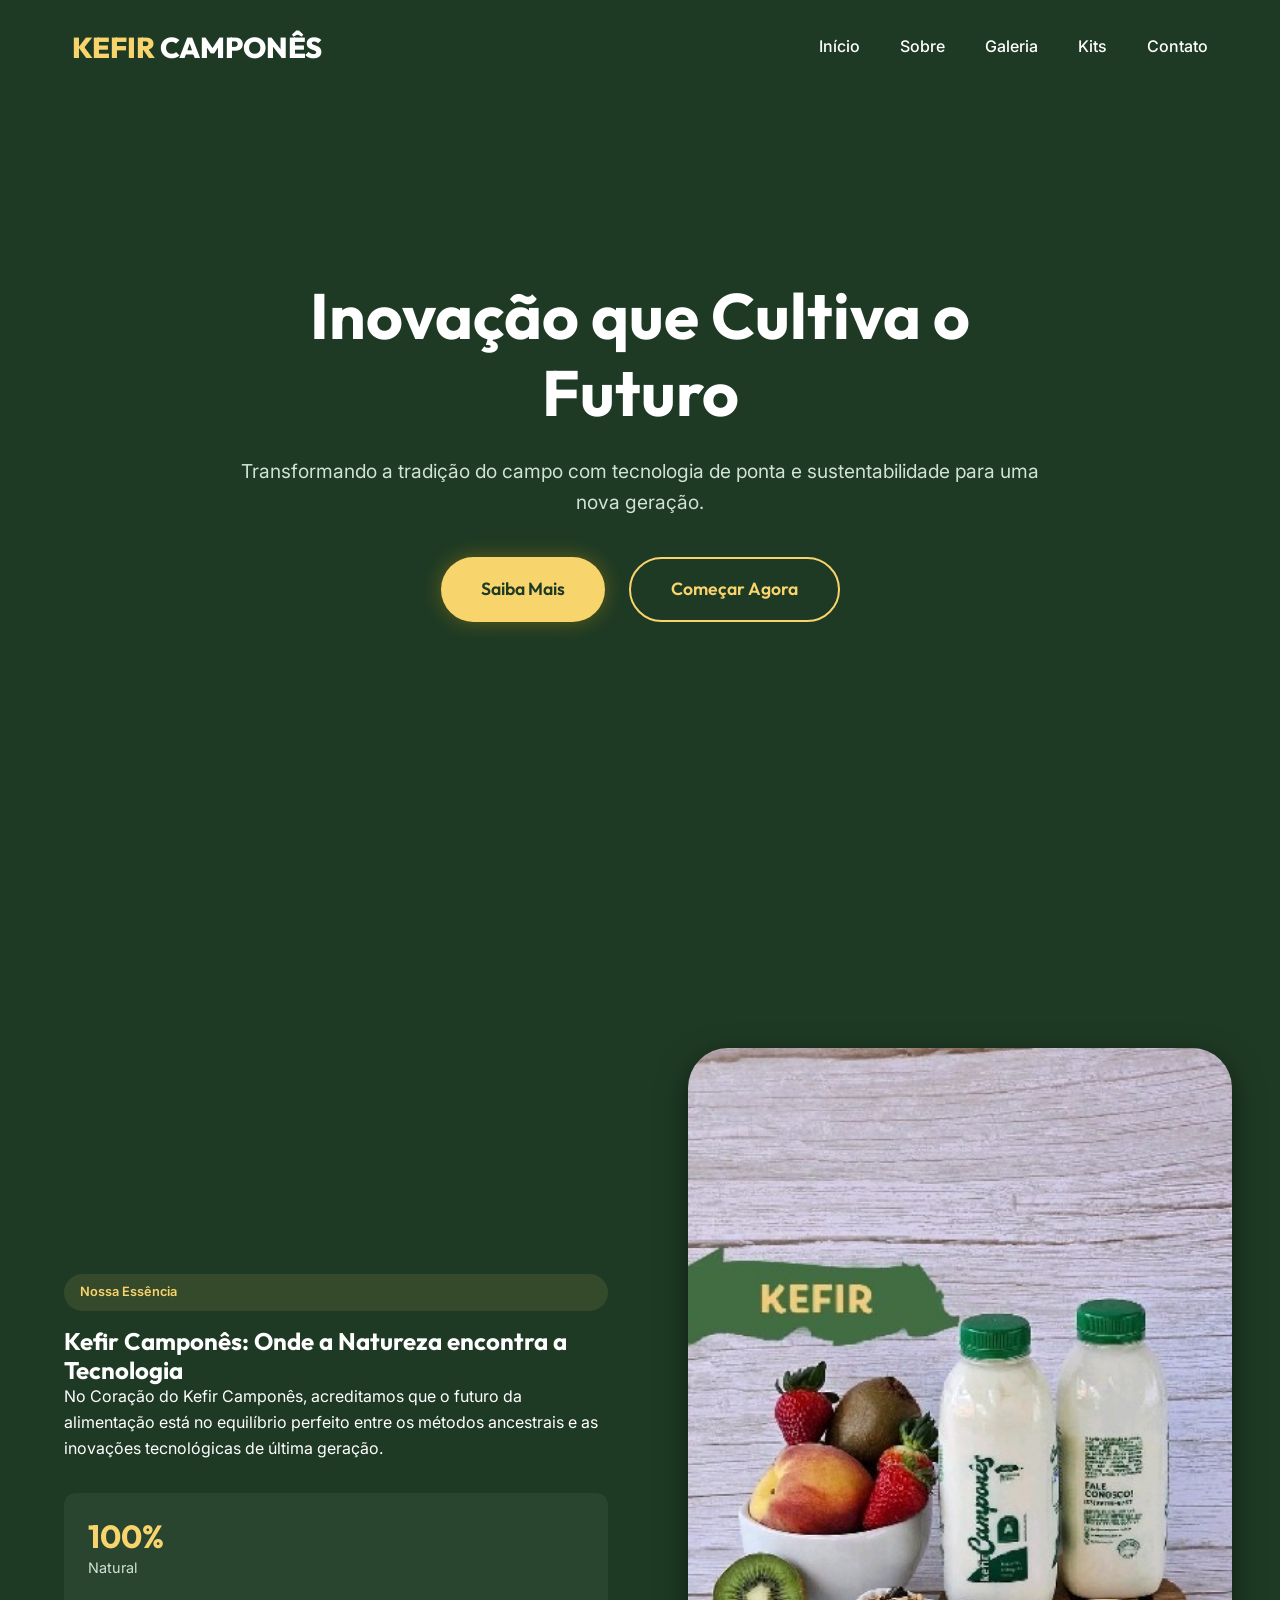
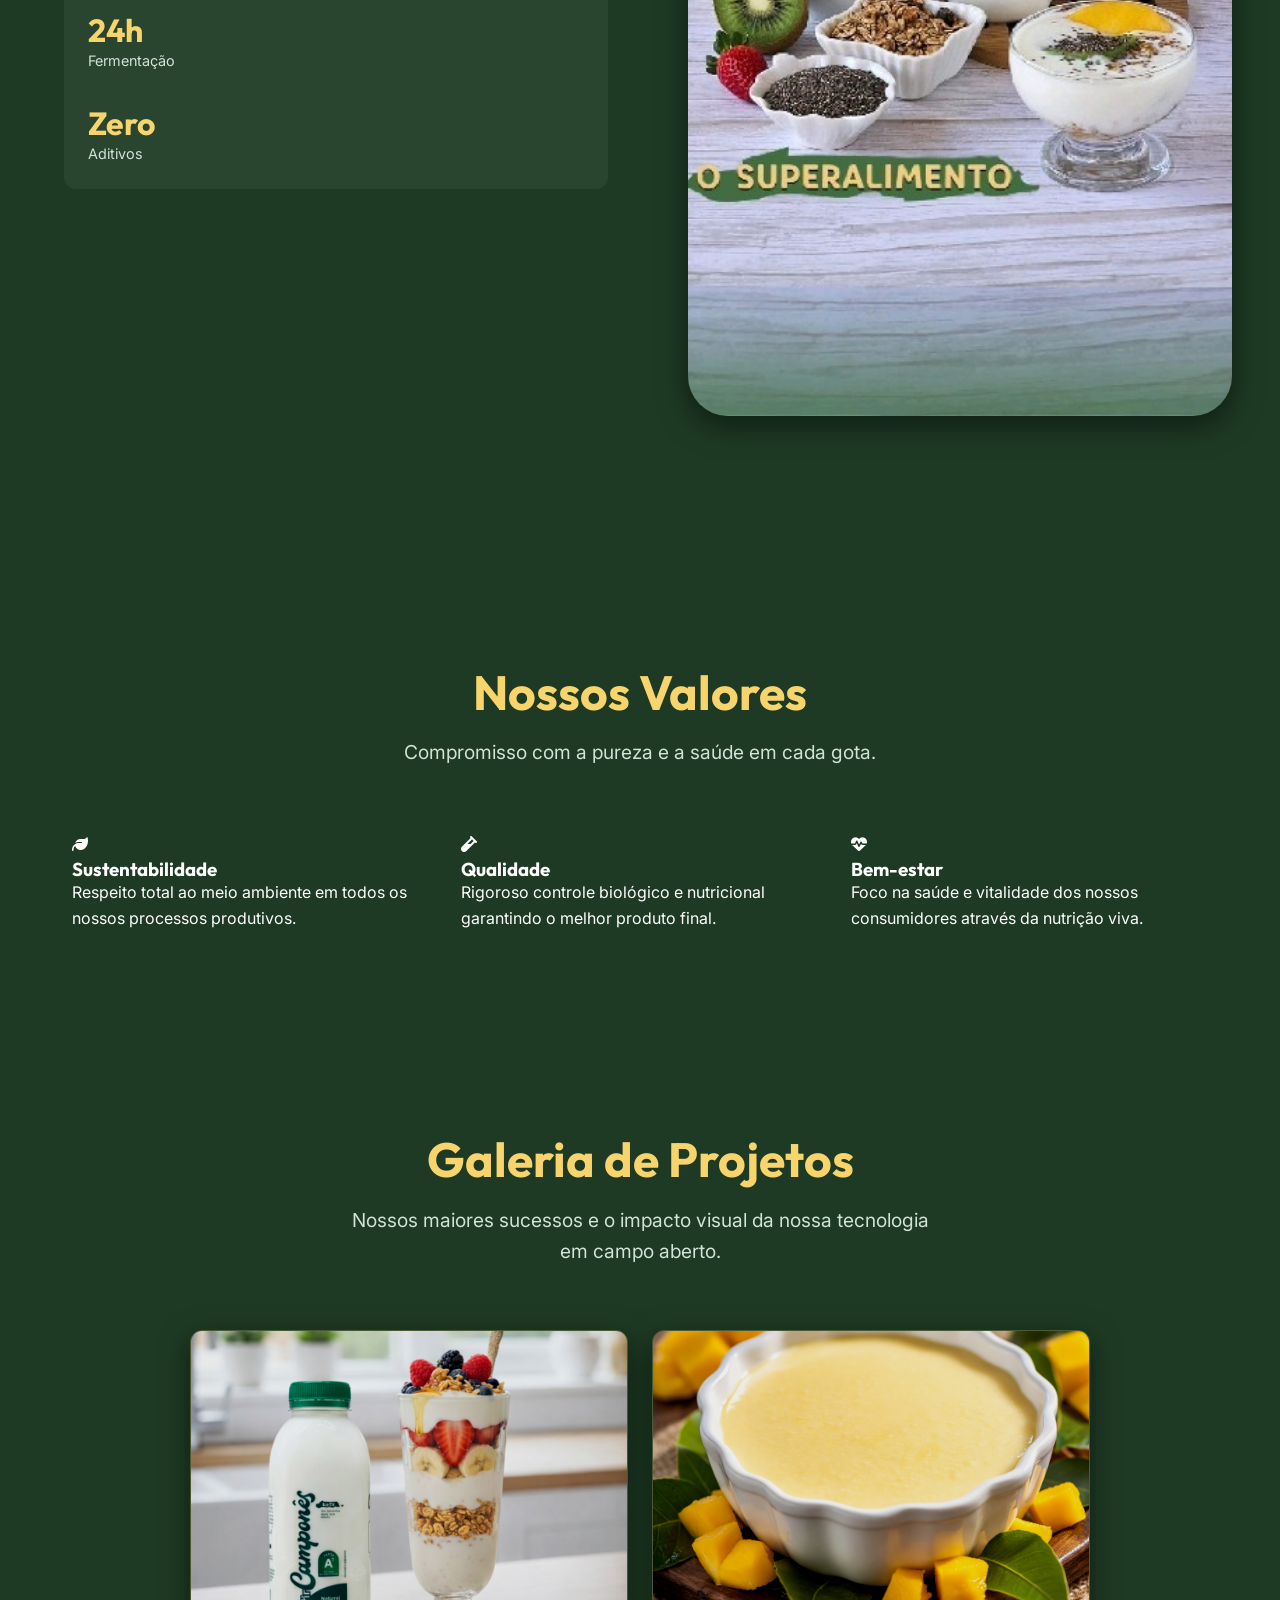
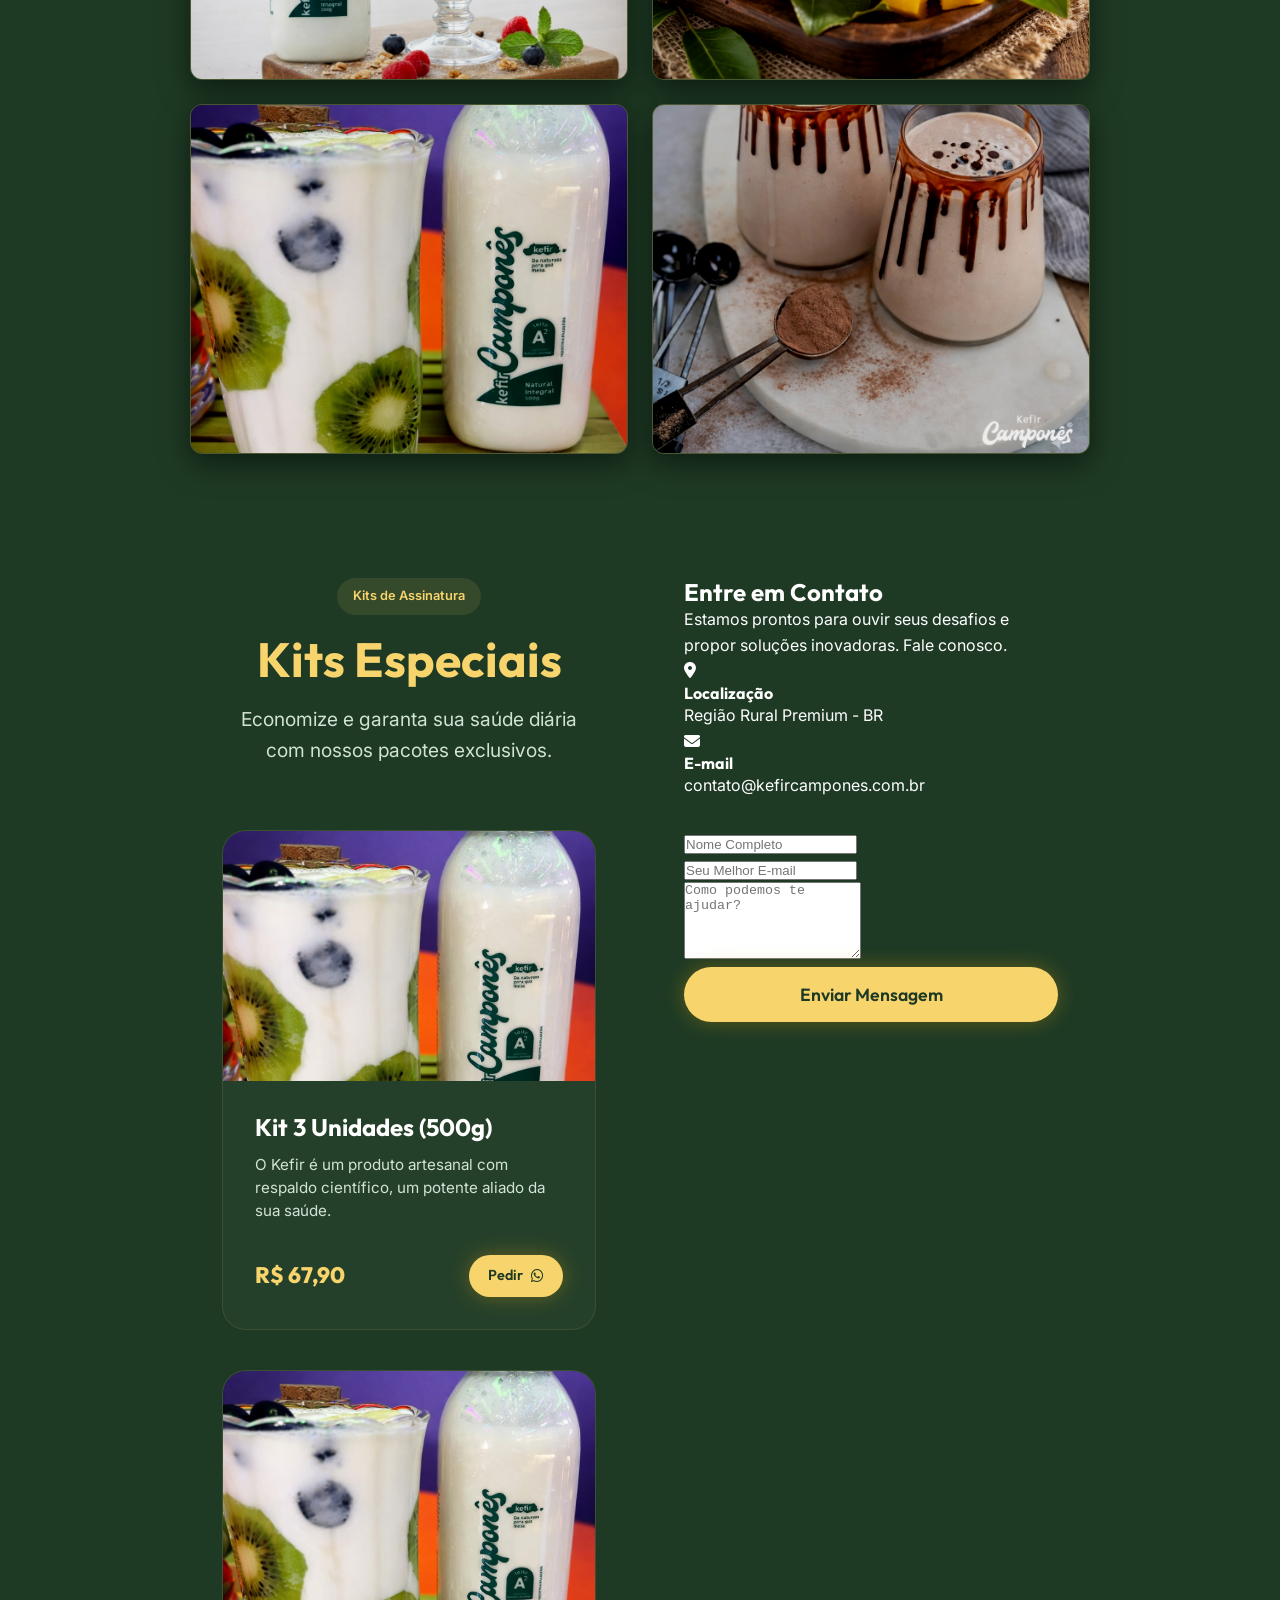
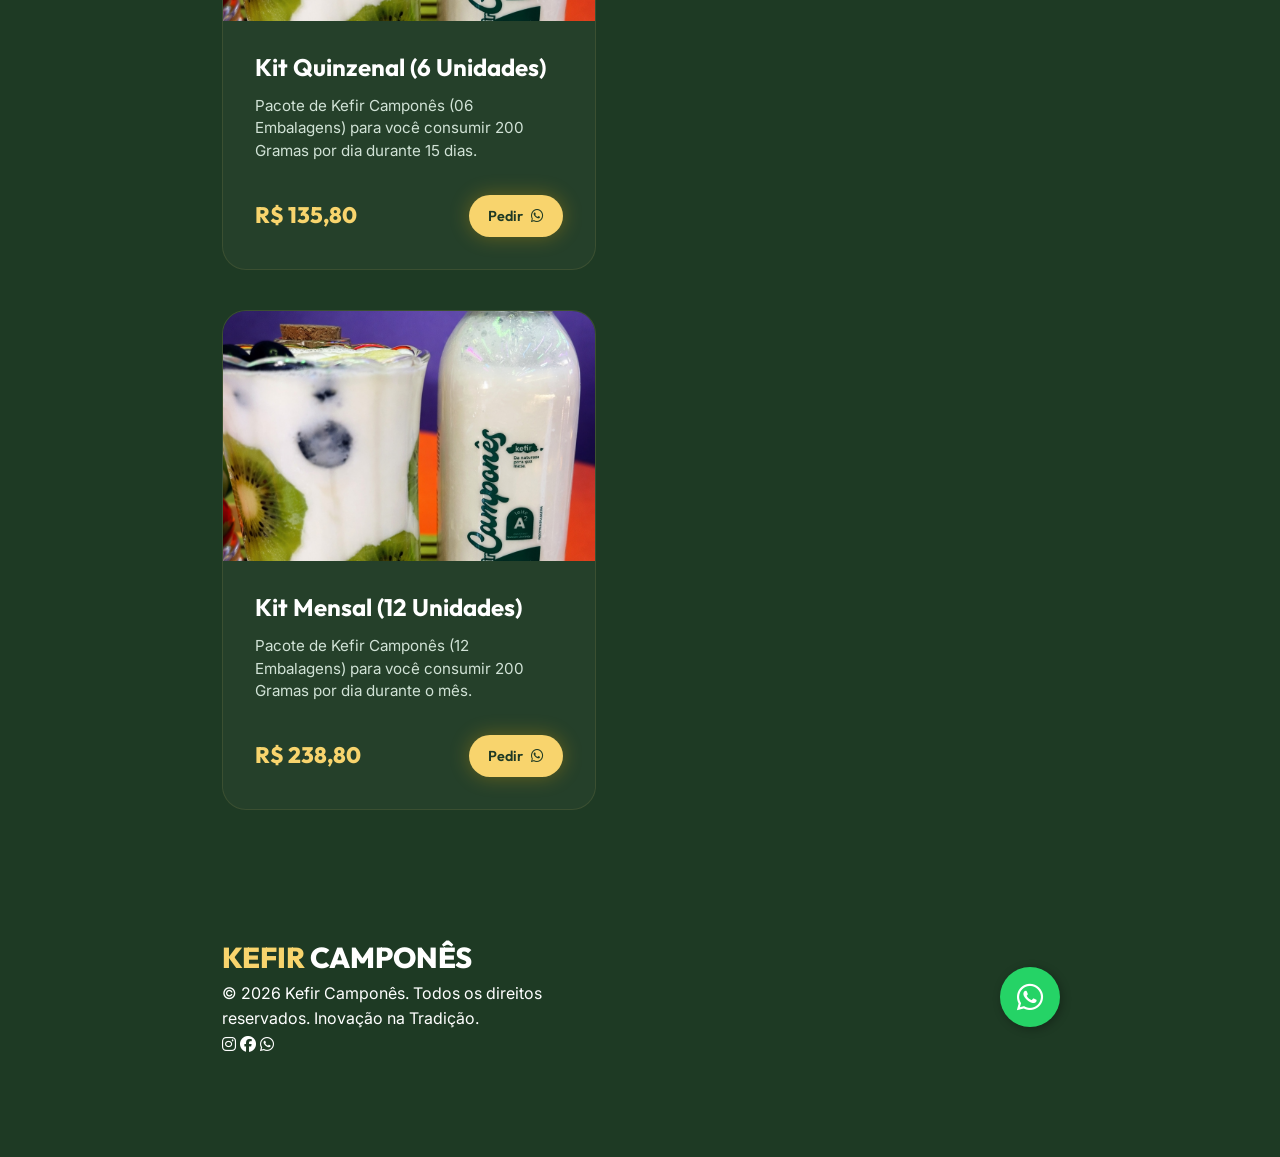
<file: index.html>
﻿<!DOCTYPE html>
<html lang="pt-br">

<head>
    <meta charset="UTF-8">
    <meta name="viewport" content="width=device-width, initial-scale=1.0">
    <title>Kefir Camponês | Inovação e Tradição no Campo</title>

    <!-- SEO Meta Tags -->
    <meta name="description"
        content="Kefir Camponês - Unindo a tradição do campo com a inovação tecnológica. Descubra nossos produtos e serviços de alta qualidade.">
    <meta name="keywords"
        content="Kefir Camponês, agricultura moderna, tecnologia no campo, inovação rural, produtos orgânicos">
    <meta name="author" content="Kefir Camponês">

    <!-- Fonts -->
    <link rel="preconnect" href="https://fonts.googleapis.com">
    <link rel="preconnect" href="https://fonts.gstatic.com" crossorigin>
    <link href="https://fonts.googleapis.com/css2?family=Inter:wght@400;500;600&family=Outfit:wght@700;800&display=swap"
        rel="stylesheet">

    <!-- Icons -->
    <link rel="stylesheet" href="https://cdnjs.cloudflare.com/ajax/libs/font-awesome/6.4.0/css/all.min.css">

    <!-- Styles -->
    <link rel="stylesheet" href="styles.css">
</head>

<body>

    <!-- Header / Nav -->
    <header id="header">
        <div class="container nav-container">
            <a href="#" class="logo">KEFIR<span> CAMPONÊS</span></a>
            <nav>
                <ul class="nav-menu">
                    <li><a href="#home" class="nav-link">Início</a></li>
                    <li><a href="#about" class="nav-link">Sobre</a></li>
                    <li><a href="#gallery" class="nav-link">Galeria</a></li>
                    <li><a href="#kits" class="nav-link">Kits</a></li>
                    <li><a href="#contact" class="nav-link">Contato</a></li>
                </ul>
            </nav>
            <div class="menu-toggle">
                <i class="fas fa-bars"></i>
            </div>
        </div>
    </header>

    <!-- Hero Section -->
    <section id="home" class="hero-section">
        <video class="hero-video" autoplay muted loop playsinline>
            <source src="Coloque_um_copo_202602211526_k0fu3.mp4" type="video/mp4">
        </video>
        <div class="hero-overlay"></div>
        <div class="container">
            <div class="hero-content">
                <h1 class="reveal">Inovação que Cultiva o <span class="text-primary">Futuro</span></h1>
                <p class="reveal">Transformando a tradição do campo com tecnologia de ponta e sustentabilidade para uma
                    nova geração.</p>
                <div class="cta-group reveal">
                    <a href="#about" class="btn btn-primary">Saiba Mais</a>
                    <a href="#contact" class="btn btn-outline">Começar Agora</a>
                </div>
            </div>
        </div>
    </section>

    <!-- About Section -->
    <section id="about">
        <div class="container">
            <div class="grid grid-2 align-center">
                <div class="about-text reveal">
                    <span class="badge">Nossa Essência</span>
                    <h2>Kefir Camponês: <span class="text-primary">Onde a Natureza encontra a Tecnologia</span></h2>
                    <p>No Coração do Kefir Camponês, acreditamos que o futuro da alimentação está no equilíbrio perfeito
                        entre os métodos ancestrais e as inovações tecnológicas de última geração.</p>
                    <div class="stats grid grid-3">
                        <div class="stat-item">
                            <h3>100%</h3>
                            <p>Natural</p>
                        </div>
                        <div class="stat-item">
                            <h3>24h</h3>
                            <p>Fermentação</p>
                        </div>
                        <div class="stat-item">
                            <h3>Zero</h3>
                            <p>Aditivos</p>
                        </div>
                    </div>
                </div>
                <div class="about-image reveal">
                    <img src="kefir.jpg" alt="Campo e Tecnologia" class="rounded shadow-lg">
                </div>
            </div>
        </div>
    </section>

    <!-- Services Section -->
    <section id="services" class="bg-surface">
        <div class="container">
            <div class="section-header reveal">
                <h2>Nossos Valores</h2>
                <p>Compromisso com a pureza e a saúde em cada gota.</p>
            </div>
            <div class="grid grid-3">
                <div class="card reveal">
                    <i class="fas fa-leaf"></i>
                    <h3>Sustentabilidade</h3>
                    <p>Respeito total ao meio ambiente em todos os nossos processos produtivos.</p>
                </div>
                <div class="card reveal">
                    <i class="fas fa-vial"></i>
                    <h3>Qualidade</h3>
                    <p>Rigoroso controle biológico e nutricional garantindo o melhor produto final.</p>
                </div>
                <div class="card reveal">
                    <i class="fas fa-heartbeat"></i>
                    <h3>Bem-estar</h3>
                    <p>Foco na saúde e vitalidade dos nossos consumidores através da nutrição viva.</p>
                </div>
            </div>
        </div>
    </section>

    <!-- Gallery Section -->
    <section id="gallery" class="bg-surface">
        <div class="container">
            <div class="section-header reveal">
                <h2>Galeria de Projetos</h2>
                <p>Nossos maiores sucessos e o impacto visual da nossa tecnologia em campo aberto.</p>
            </div>
            <div class="gallery-grid reveal">
                <div class="gallery-item"><img src="kefir_parfait.jpg"
                        alt="Kefir Camponês - Parfait Refrescante com Frutas"></div>
                <div class="gallery-item"><img src="kefir_mango_bowl.jpg"
                        alt="Kefir Camponês - Bowl de Kefir com Manga Fresca"></div>
                <div class="gallery-item"><img src="kefir_kiwi.jpg"
                        alt="Kefir Camponês - Shake de Kefir com Kiwi e Mirtilos"></div>
                <div class="gallery-item"><img src="kefir_milkshake.jpg"
                        alt="Kefir Camponês - Milkshake de Chocolate, Banana e Tâmaras"></div>

                <!-- Kits de Assinatura Section -->
                <section id="kits">
                    <div class="container">
                        <div class="section-header reveal">
                            <span class="badge">Kits de Assinatura</span>
                            <h2>Kits <span class="text-primary">Especiais</span></h2>
                            <p>Economize e garanta sua saúde diária com nossos pacotes exclusivos.</p>
                        </div>
                        <div class="products-grid">
                            <!-- Kit 1 -->
                            <div class="product-card reveal">
                                <div class="product-image">
                                    <img src="kefir_kiwi.jpg" alt="Kit 3 Unidades">
                                </div>
                                <div class="product-info">
                                    <h3>Kit 3 Unidades (500g)</h3>
                                    <p>O Kefir é um produto artesanal com respaldo científico, um potente aliado da sua
                                        saúde.
                                    </p>
                                    <div class="product-footer">
                                        <span class="price">R$ 67,90</span>
                                        <a href="https://wa.me/5511999999999?text=Olá! Gostaria de pedir o Kit de 3 unidades."
                                            class="btn btn-primary btn-sm">Pedir <i class="fab fa-whatsapp"></i></a>
                                    </div>
                                </div>
                            </div>

                            <!-- Kit 2 -->
                            <div class="product-card reveal">
                                <div class="product-image">
                                    <img src="kefir_kiwi.jpg" alt="Kit Quizenal">
                                </div>
                                <div class="product-info">
                                    <h3>Kit Quinzenal (6 Unidades)</h3>
                                    <p>Pacote de Kefir Camponês (06 Embalagens) para você consumir 200 Gramas por dia
                                        durante 15
                                        dias.</p>
                                    <div class="product-footer">
                                        <span class="price">R$ 135,80</span>
                                        <a href="https://wa.me/5511999999999?text=Olá! Gostaria de pedir o Kit Quinzenal."
                                            class="btn btn-primary btn-sm">Pedir <i class="fab fa-whatsapp"></i></a>
                                    </div>
                                </div>
                            </div>

                            <!-- Kit 3 -->
                            <div class="product-card reveal">
                                <div class="product-image">
                                    <img src="kefir_kiwi.jpg" alt="Kit Mensal">
                                </div>
                                <div class="product-info">
                                    <h3>Kit Mensal (12 Unidades)</h3>
                                    <p>Pacote de Kefir Camponês (12 Embalagens) para você consumir 200 Gramas por dia
                                        durante o
                                        mês.</p>
                                    <div class="product-footer">
                                        <span class="price">R$ 238,80</span>
                                        <a href="https://wa.me/5511999999999?text=Olá! Gostaria de pedir o Kit Mensal."
                                            class="btn btn-primary btn-sm">Pedir <i class="fab fa-whatsapp"></i></a>
                                    </div>
                                </div>
                            </div>
                        </div>
                    </div>
                </section>

                <!-- Contact Section -->
                <section id="contact">
                    <div class="container">
                        <div class="contact-wrapper grid grid-2">
                            <div class="contact-info reveal">
                                <h2>Entre em <span class="text-primary">Contato</span></h2>
                                <p>Estamos prontos para ouvir seus desafios e propor soluções inovadoras. Fale conosco.
                                </p>
                                <div class="contact-details">
                                    <div class="contact-item">
                                        <i class="fas fa-map-marker-alt"></i>
                                        <div>
                                            <h4>Localização</h4>
                                            <p>Região Rural Premium - BR</p>
                                        </div>
                                    </div>
                                    <div class="contact-item">
                                        <i class="fas fa-envelope"></i>
                                        <div>
                                            <h4>E-mail</h4>
                                            <p>contato@kefircampones.com.br</p>
                                        </div>
                                    </div>
                                </div>
                            </div>
                            <form class="contact-form reveal">
                                <div class="form-group">
                                    <input type="text" placeholder="Nome Completo" required>
                                </div>
                                <div class="form-group">
                                    <input type="email" placeholder="Seu Melhor E-mail" required>
                                </div>
                                <div class="form-group">
                                    <textarea placeholder="Como podemos te ajudar?" rows="5" required></textarea>
                                </div>
                                <button type="submit" class="btn btn-primary" style="width: 100%">Enviar
                                    Mensagem</button>
                            </form>
                        </div>
                    </div>
                </section>

                <!-- Footer -->
                <footer>
                    <div class="container">
                        <div class="footer-content">
                            <div class="footer-logo logo">KEFIR<span> CAMPONÊS</span></div>
                            <p>&copy; 2026 Kefir Camponês. Todos os direitos reservados. Inovação na Tradição.</p>
                            <div class="social-links">
                                <a href="#"><i class="fab fa-instagram"></i></a>
                                <a href="#"><i class="fab fa-facebook"></i></a>
                                <a href="#"><i class="fab fa-whatsapp"></i></a>
                            </div>
                        </div>
                    </div>
                </footer>

                <!-- Global Scripts -->
                <a href="https://wa.me/5511999999999" class="whatsapp-float" target="_blank"
                    aria-label="Contato via WhatsApp">
                    <i class="fab fa-whatsapp"></i>
                </a>

                <script src="script.js"></script>
</body>

</html>
</file>
<file: styles.css>
:root {
    /* Color Palette - Vibrant Nature (Green & Yellow) */
    --primary: #f8d46d;
    /* Vibrant Yellow */
    --primary-dark: #e6c150;
    --secondary: #357245;
    /* Natural Green */
    --bg-deep: #1e3a24;
    /* Dark Green */
    --bg-surface: #2d5a3a;
    /* Muted Moss */
    --text-main: #ffffff;
    --text-muted: #d1e2d6;
    --accent: #ffcc00;
    /* Sunny Accent */

    /* Typography */
    --font-heading: 'Outfit', sans-serif;
    --font-body: 'Inter', sans-serif;

    /* Spacing & Borders */
    --gap: 2rem;
    --radius: 12px;
    --transition: all 0.3s cubic-bezier(0.4, 0, 0.2, 1);

    /* Shadows */
    --shadow-sm: 0 2px 8px rgba(0, 0, 0, 0.3);
    --shadow-lg: 0 10px 30px rgba(0, 0, 0, 0.5);
    --glow: 0 0 20px rgba(255, 180, 0, 0.3);
}

/* Base Reset & Styles */
* {
    margin: 0;
    padding: 0;
    box-sizing: border-box;
}

html {
    scroll-behavior: smooth;
    font-size: 16px;
}

body {
    font-family: var(--font-body);
    background-color: var(--bg-deep);
    color: var(--text-main);
    line-height: 1.6;
    overflow-x: hidden;
    -webkit-font-smoothing: antialiased;
}

h1,
h2,
h3,
h4 {
    font-family: var(--font-heading);
    font-weight: 700;
    line-height: 1.2;
}

a {
    text-decoration: none;
    color: inherit;
    transition: var(--transition);
}

ul {
    list-style: none;
}

img {
    max-width: 100%;
    display: block;
}

.container {
    max-width: 1200px;
    margin: 0 auto;
    padding: 0 2rem;
}

section {
    padding: 100px 0;
}

/* Animations Hub */
.reveal {
    opacity: 0;
    transform: translateY(30px);
    transition: all 0.8s ease-out;
}

.reveal.active {
    opacity: 1;
    transform: translateY(0);
}

/* Reusable Components */
.btn {
    display: inline-flex;
    align-items: center;
    justify-content: center;
    padding: 1rem 2.5rem;
    border-radius: 50px;
    font-family: var(--font-heading);
    font-weight: 600;
    font-size: 1.1rem;
    cursor: pointer;
    border: none;
    gap: 0.5rem;
}

.btn-primary {
    background: var(--primary);
    color: var(--bg-deep);
    box-shadow: var(--glow);
}

.btn-primary:hover {
    background: var(--primary-dark);
    transform: translateY(-3px) scale(1.02);
    box-shadow: 0 5px 25px rgba(255, 180, 0, 0.5);
}

.btn-outline {
    background: transparent;
    border: 2px solid var(--primary);
    color: var(--primary);
}

.btn-outline:hover {
    background: var(--primary);
    color: var(--bg-deep);
}

.section-header {
    text-align: center;
    margin-bottom: 4rem;
}

.section-header h2 {
    font-size: 3rem;
    margin-bottom: 1rem;
    color: var(--primary);
}

.section-header p {
    color: var(--text-muted);
    font-size: 1.2rem;
    max-width: 600px;
    margin: 0 auto;
}

/* Hero Section Styling */
.hero-section {
    position: relative;
    height: 100vh;
    min-height: 600px;
    display: flex;
    align-items: center;
    justify-content: center;
    overflow: hidden;
    padding: 0;
}

.hero-video {
    position: absolute;
    top: 50%;
    left: 50%;
    min-width: 100%;
    min-height: 100%;
    width: auto;
    height: auto;
    transform: translate(-50%, -50%);
    object-fit: cover;
    z-index: -1;
}

.hero-overlay {
    position: absolute;
    top: 0;
    left: 0;
    width: 100%;
    height: 100%;
    background: linear-gradient(to bottom,
            rgba(30, 58, 36, 0.7),
            rgba(30, 58, 36, 0.4));
    z-index: 0;
}

.hero-content {
    position: relative;
    z-index: 1;
    text-align: center;
    max-width: 800px;
    color: var(--text-main);
}

.hero-content h1 {
    font-size: clamp(2.5rem, 5vw, 4.5rem);
    margin-bottom: 1.5rem;
}

.hero-content p {
    font-size: 1.2rem;
    margin-bottom: 2.5rem;
    color: var(--text-muted);
}

.cta-group {
    display: flex;
    gap: 1.5rem;
    justify-content: center;
}

/* Grid Utilities */
.grid {
    display: grid;
    gap: var(--gap);
}

.grid-3 {
    grid-template-columns: repeat(auto-fit, minmax(300px, 1fr));
}

/* About Section Full Edge-to-Edge (Left & Right) */
#about .container {
    max-width: 100%;
    padding: 0;
    margin: 0;
}

#about .grid-2 {
    gap: 0;
    grid-template-columns: 1fr 1fr;
}

#about .about-text {
    padding: 4rem 2rem 4rem 4rem;
    /* Balanced padding, but closer to the edge */
    display: flex;
    flex-direction: column;
    justify-content: center;
}

.about-image {
    width: 100%;
    height: 100%;
    padding: 3rem;
    /* Increased padding to shrink the visual size of the image */
}

.about-image img {
    width: 100%;
    height: 100%;
    min-height: 400px;
    /* Reduced from 500px */
    object-fit: cover;
    border-radius: 40px;
    /* Beautifully rounded corners */
    box-shadow: var(--shadow-lg);
}

.stats {
    margin-top: 2rem;
    padding: 1.5rem;
    background: rgba(255, 255, 255, 0.05);
    border-radius: var(--radius);
}

.stat-item h3 {
    font-size: 2rem;
    color: var(--primary);
}

.stat-item p {
    font-size: 0.9rem;
    color: var(--text-muted);
}

.badge {
    display: inline-block;
    padding: 0.5rem 1rem;
    background: rgba(248, 212, 109, 0.1);
    color: var(--primary);
    border-radius: 50px;
    font-size: 0.8rem;
    font-weight: 600;
    margin-bottom: 1rem;
}

/* Utilities */
.rounded {
    border-radius: var(--radius);
}

.align-center {
    align-items: center;
}

/* Navbar Styling */
header {
    position: fixed;
    top: 0;
    left: 0;
    width: 100%;
    z-index: 1000;
    padding: 1.5rem 0;
    transition: var(--transition);
}

header.scrolled {
    background: rgba(15, 23, 16, 0.95);
    backdrop-filter: blur(10px);
    padding: 1rem 0;
    box-shadow: var(--shadow-sm);
}

.nav-container {
    display: flex;
    justify-content: space-between;
    align-items: center;
}

.logo {
    font-family: var(--font-heading);
    font-size: 1.8rem;
    font-weight: 800;
    color: var(--primary);
}

.logo span {
    color: var(--text-main);
}

.nav-menu {
    display: flex;
    gap: 2.5rem;
}

.nav-link {
    font-weight: 500;
    color: var(--text-main);
    position: relative;
}

.nav-link::after {
    content: '';
    position: absolute;
    bottom: -5px;
    left: 0;
    width: 0;
    height: 2px;
    background: var(--primary);
    transition: var(--transition);
}

.nav-link:hover {
    color: var(--primary);
}

.nav-link:hover::after {
    width: 100%;
}

/* Mobile Menu Toggle (Simplified) */
.menu-toggle {
    display: none;
}

@media (max-width: 768px) {
    .nav-menu {
        display: none;
    }

    .menu-toggle {
        display: block;
        font-size: 1.5rem;
        color: var(--primary);
    }

    .section-header h2 {
        font-size: 2.2rem;
    }

    section {
        padding: 60px 0;
    }
}

/* Gallery Styling */
.gallery-grid {
    display: grid;
    grid-template-columns: repeat(2, 1fr);
    max-width: 900px;
    margin: 0 auto;
    gap: 1.5rem;
}

.gallery-item {
    height: 350px;
    border-radius: var(--radius);
    overflow: hidden;
    position: relative;
    box-shadow: var(--shadow-lg);
    border: 1px solid rgba(248, 212, 109, 0.2);
}

.gallery-item img {
    width: 100%;
    height: 100%;
    object-fit: cover;
    object-position: center bottom;
    transition: transform 0.6s cubic-bezier(0.165, 0.84, 0.44, 1),
        filter 0.4s ease;
    filter: brightness(0.9) contrast(1.1);
}

.gallery-item:hover img {
    transform: scale(1.08);
    filter: brightness(1.1) contrast(1.1);
}

/* Mobile Responsiveness for Gallery */
@media (max-width: 768px) {
    .gallery-grid {
        grid-template-columns: 1fr;
    }

    .gallery-item {
        height: 350px;
    }
}


/* Kefir Section Styles */
.nutritional-list {
    margin: 2rem 0;
}

.nutritional-list li {
    display: flex;
    align-items: center;
    gap: 1rem;
    margin-bottom: 1.2rem;
    font-size: 1.1rem;
    color: var(--text-main);
}

.nutritional-list i {
    color: var(--primary);
    font-size: 1.3rem;
}

.shadow-glow {
    box-shadow: 0 0 40px rgba(255, 180, 0, 0.2);
}

.kefir-image .image-wrapper {
    position: relative;
    border: 1px solid rgba(255, 180, 0, 0.3);
}

.img-overlay {
    position: absolute;
    bottom: 20px;
    right: 20px;
    background: var(--primary);
    color: var(--bg-deep);
    padding: 0.5rem 1.5rem;
    font-family: var(--font-heading);
    font-weight: 800;
    text-transform: uppercase;
    transform: rotate(-3deg);
    box-shadow: var(--shadow-sm);
    z-index: 2;
}

/* WhatsApp Floating Button */
.whatsapp-float {
    position: fixed;
    bottom: 30px;
    right: 30px;
    width: 60px;
    height: 60px;
    background-color: #25d366;
    color: #fff;
    border-radius: 50px;
    text-align: center;
    font-size: 30px;
    box-shadow: 2px 2px 10px rgba(0, 0, 0, 0.3);
    z-index: 10000;
    display: flex;
    align-items: center;
    justify-content: center;
    transition: var(--transition);
    animation: pulse-whatsapp 2s infinite;
}

.whatsapp-float:hover {
    transform: scale(1.1);
    color: #fff;
    background-color: #128c7e;
    box-shadow: 0 5px 20px rgba(0, 0, 0, 0.4);
}

@keyframes pulse-whatsapp {
    0% {
        box-shadow: 0 0 0 0 rgba(37, 211, 102, 0.7);
    }

    70% {
        box-shadow: 0 0 0 15px rgba(37, 211, 102, 0);
    }

    100% {
        box-shadow: 0 0 0 0 rgba(37, 211, 102, 0);
    }
}

/* Mobile Adjustments for Float */
@media (max-width: 768px) {
    .whatsapp-float {
        bottom: 20px;
        right: 20px;
        width: 50px;
        height: 50px;
        font-size: 25px;
    }
}


/* Products Page Styling */
.products-hero {
    padding-top: 150px;
    background: linear-gradient(180deg, var(--bg-deep) 0%, var(--bg-surface) 100%);
}

.products-grid {
    display: grid;
    grid-template-columns: repeat(auto-fit, minmax(280px, 1fr));
    gap: 2.5rem;
    margin-top: 4rem;
}

.product-card {
    background: rgba(255, 255, 255, 0.03);
    border: 1px solid rgba(248, 212, 109, 0.1);
    border-radius: 24px;
    overflow: hidden;
    transition: var(--transition);
    position: relative;
    display: flex;
    flex-direction: column;
}

.product-card:hover {
    transform: translateY(-10px);
    background: rgba(255, 255, 255, 0.05);
    border-color: var(--primary);
    box-shadow: var(--shadow-lg);
}

.product-image {
    height: 250px;
    overflow: hidden;
}

.product-image img {
    width: 100%;
    height: 100%;
    object-fit: cover;
    transition: transform 0.6s ease;
}

.product-card:hover .product-image img {
    transform: scale(1.1);
}

.product-info {
    padding: 2rem;
    flex-grow: 1;
    display: flex;
    flex-direction: column;
}

.product-info h3 {
    font-size: 1.5rem;
    margin-bottom: 0.8rem;
    color: var(--text-main);
}

.product-info p {
    color: var(--text-muted);
    font-size: 0.95rem;
    margin-bottom: 2rem;
    line-height: 1.5;
}

.product-footer {
    display: flex;
    justify-content: space-between;
    align-items: center;
    margin-top: auto;
}

.price {
    font-family: var(--font-heading);
    font-weight: 800;
    font-size: 1.4rem;
    color: var(--primary);
}

.btn-sm {
    padding: 0.6rem 1.2rem;
    font-size: 0.9rem;
}

.nav-link.active {
    color: var(--primary);
}

.nav-link.active::after {
    width: 100%;
}
</file>
